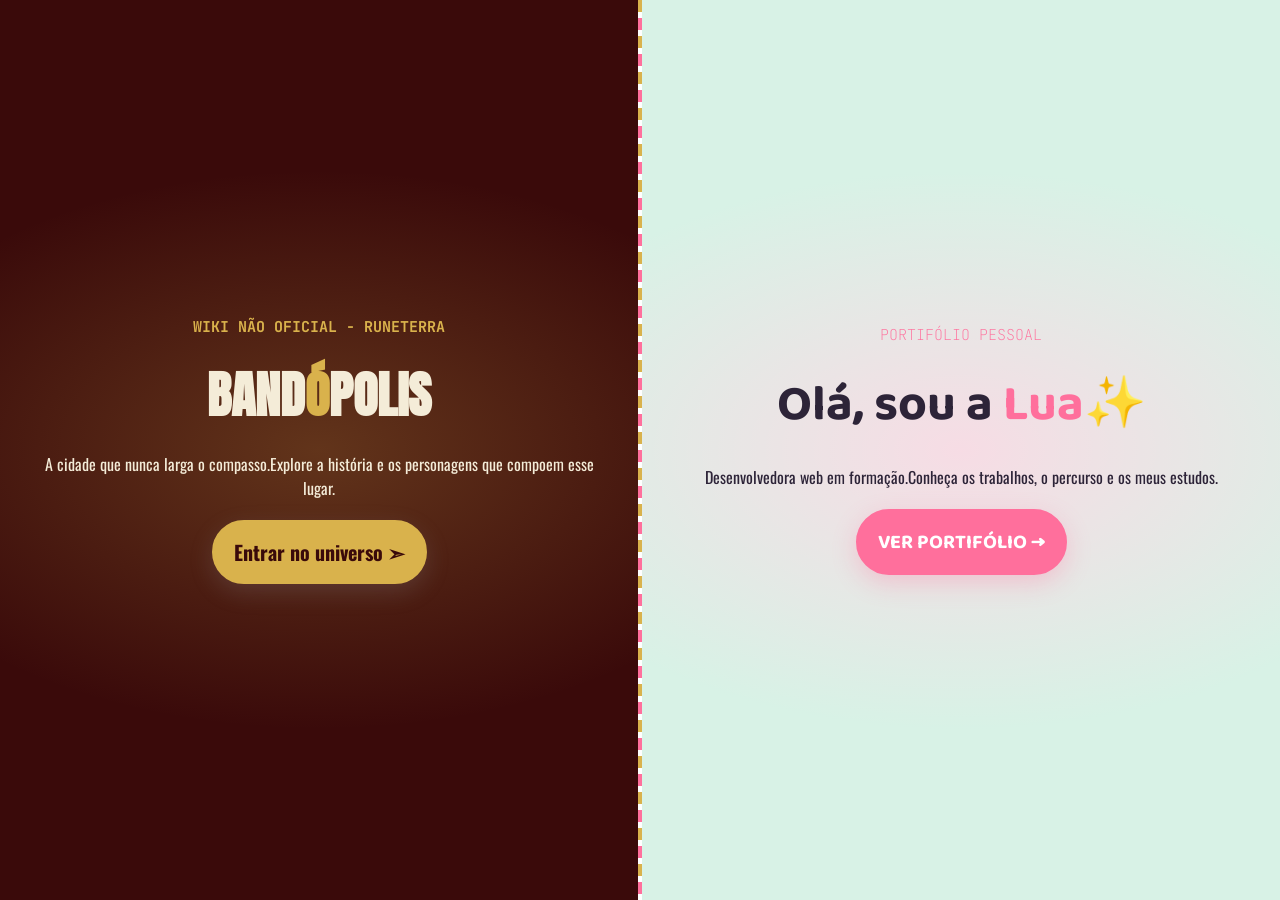
<file: index.html>
<!DOCTYPE html>
<html lang="en">

<head>
    <meta charset="UTF-8">
    <meta name="viewport" content="width=device-width, initial-scale=1.0">
    <title>Document</title>
    <link rel="preconnect" href="https://fonts.googleapis.com">
    <link rel="preconnect" href="https://fonts.gstatic.com" crossorigin>
    <link href="https://fonts.googleapis.com/css2?family=Anton&family=Oswald:wght@400;500;600&family=Baloo+2:wght@500;700&family=JetBrains+Mono:wght@400;600&display=swap" rel="stylesheet">
    <link rel="stylesheet" href="style.css">
</head>
<body>
    <section id="sessao-geral">
        <section id="bandopolis">
            <section class="sessao-interna">
                <h2 id="subtitulo-bandopolis">WIKI NÃO OFICIAL - RUNETERRA</h2>
                <h1 id="titulo-bandopolis">BAND<span id="span-bandopolis">Ó</span>POLIS</h1>
                <p id="paragrafo-bandopolis">A cidade que nunca larga o compasso.Explore a história e os personagens que compoem esse lugar.</p>
                <div>
                    <a id="botao-entrar-wiki" href="./wiki/index.html">
                        Entrar no universo ➣
                    </a>
                </div>
            </section>
        </section>
        <div class="divisor-linha"></div>
        <section id="portifolio">
            <section class="sessao-interna">
                <h2 id="subtitulo-portifolio">PORTIFÓLIO PESSOAL</h2>
                <h1 id="titulo-portifolio">Olá, sou a <span id="span-portifolio">Lua</span>✨</h1>
                <p id="paragrafo-portifolio">Desenvolvedora web em formação.Conheça os trabalhos, o percurso e os meus estudos.</p>
                <div>
                    <a id="botao-portifolio" href="./portifolio/index.html">
                        VER PORTIFÓLIO →
                    </a>
                </div>
            </section>
        </section>
    </section>
</body>
</html>
</file>
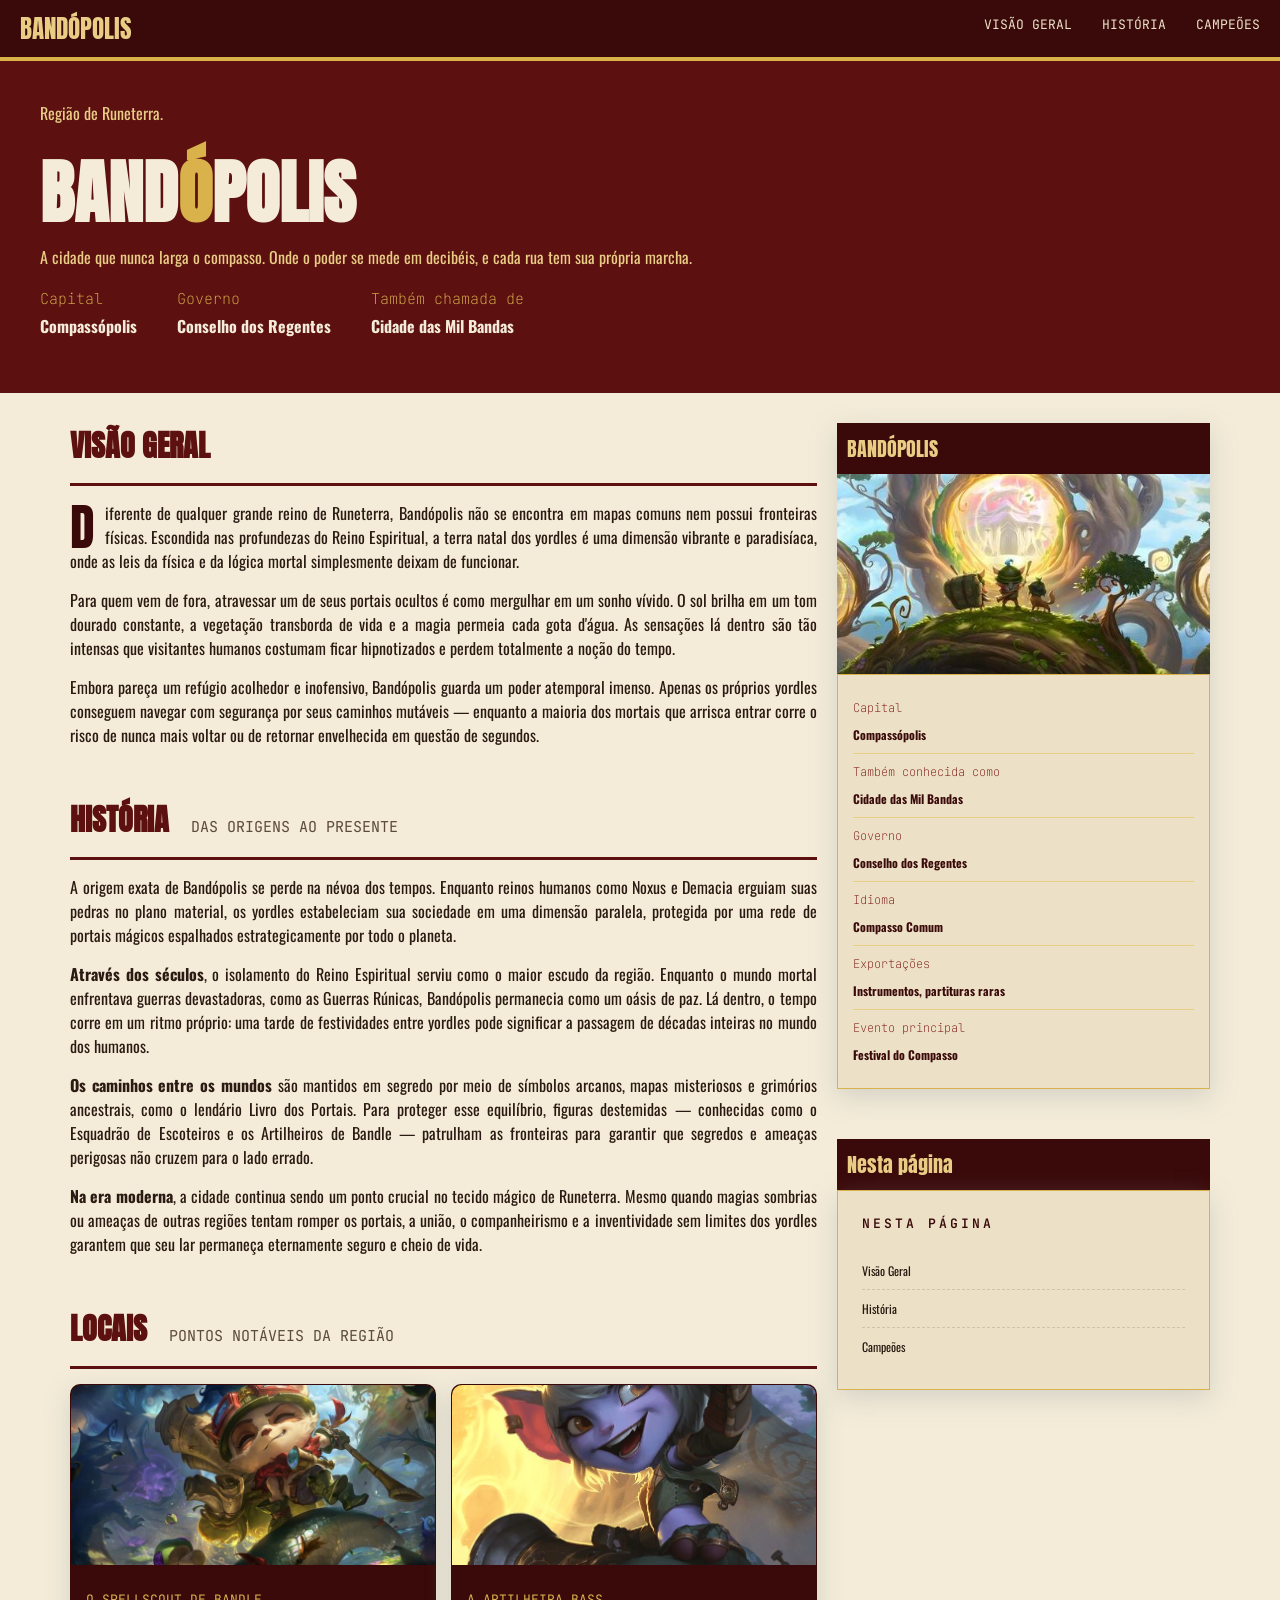
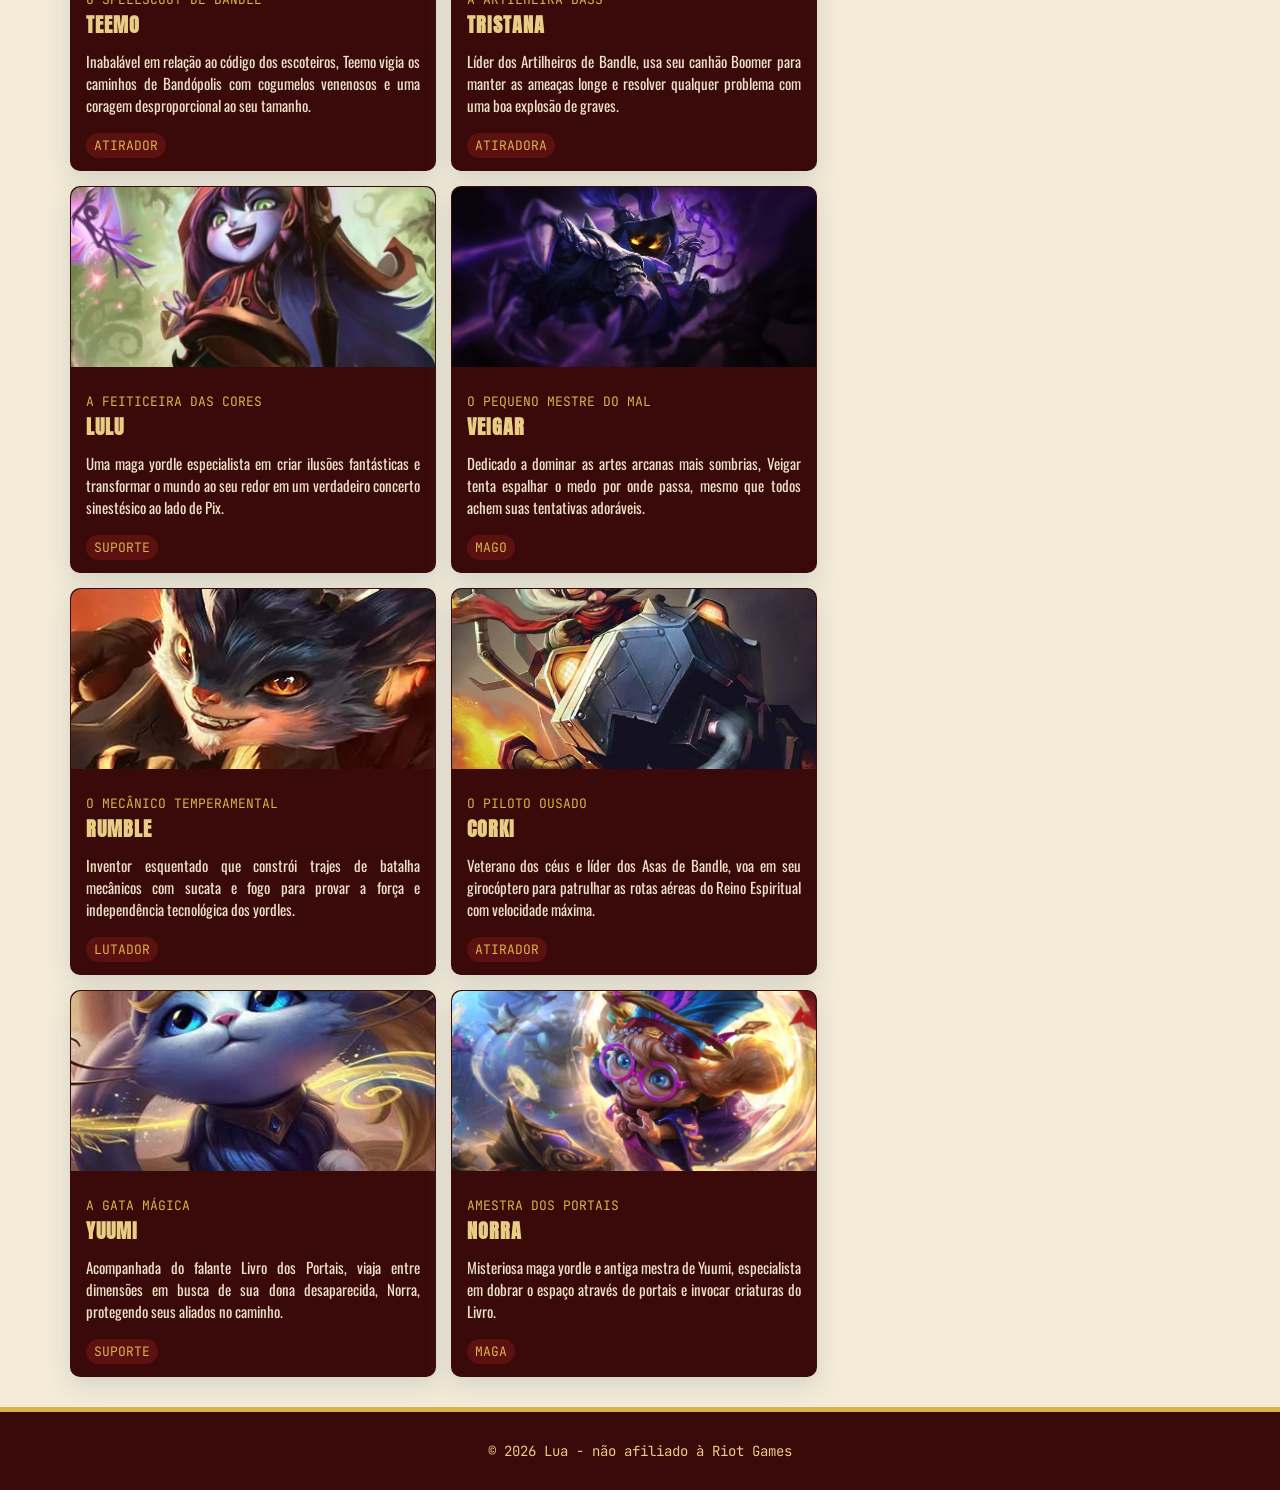
<file: wiki/index.html>
<!DOCTYPE html>
<html lang="en">

<head>
    <meta charset="UTF-8">
    <meta name="viewport" content="width=device-width, initial-scale=1.0">
    <title>Document</title>
    <link rel="preconnect" href="https://fonts.googleapis.com">
    <link rel="preconnect" href="https://fonts.gstatic.com" crossorigin>
    <link
        href="https://fonts.googleapis.com/css2?family=Anton&family=Oswald:wght@400;500;600;700&family=JetBrains+Mono:wght@400;500;600&display=swap"
        rel="stylesheet">

    <link rel="stylesheet" href="style.css">
</head>

<body>
    <nav>
        <ul id="nav-geral">
            <li id="titulo-amarelo">BANDÓPOLIS</li>
            <li>
                <ul id="lista-nav">
                    <li><a class="nav-links" href="#visao-geral">VISÃO GERAL</a></li>
                    <li><a class="nav-links" href="#historia">HISTÓRIA</a></li>
                    <li><a class="nav-links" href="#campeoes">CAMPEÕES</a></li>
                </ul>
            </li>
        </ul>
    </nav>
    <section id="sessao-topo">
        <p class="paragrafo-sessao-geral">Região de Runeterra.</p>
        <h1 id="titulo-principal">BAND<span id="cor-meio-titulo">Ó</span>POLIS</h1>
        <p class="paragrafo-sessao-geral">A cidade que nunca larga o compasso. Onde o poder se mede em decibéis, e cada
            rua tem sua própria marcha.</p>
        <section id="container-sessao-geral">
            <div>
                <h2 class="titulo-pequeno">Capital</h2>
                <p class="paragrafo-bold">Compassópolis</p>
            </div>
            <div>
                <h2 class="titulo-pequeno">Governo</h2>
                <p class="paragrafo-bold">Conselho dos Regentes</p>
            </div>
            <div>
                <h2 class="titulo-pequeno">Também chamada de</h2>
                <p class="paragrafo-bold">Cidade das Mil Bandas</p>
            </div>
        </section>
    </section>
    <section id="sessao-principal">
        <section>
            <section id="visao-geral">
                <h2 class="titulo-sessoes">VISÃO GERAL</h2>
                <p id="letra">Diferente de qualquer grande reino de Runeterra, Bandópolis não se encontra em mapas
                    comuns nem possui fronteiras físicas. Escondida nas profundezas do Reino Espiritual, a terra natal
                    dos yordles é uma dimensão vibrante e paradisíaca, onde as leis da física e da lógica mortal
                    simplesmente deixam de funcionar.</p>
                <p>Para quem vem de fora, atravessar um de seus portais ocultos é como mergulhar em um sonho vívido. O
                    sol brilha em um tom dourado constante, a vegetação transborda de vida e a magia permeia cada gota
                    d'água. As sensações lá dentro são tão intensas que visitantes humanos costumam ficar hipnotizados e
                    perdem totalmente a noção do tempo.</p>
                <p>Embora pareça um refúgio acolhedor e inofensivo, Bandópolis guarda um poder atemporal imenso. Apenas
                    os próprios yordles conseguem navegar com segurança por seus caminhos mutáveis — enquanto a maioria
                    dos mortais que arrisca entrar corre o risco de nunca mais voltar ou de retornar envelhecida em
                    questão de segundos.</p>
            </section>

            <section id="historia">
                <h2 class="titulo-sessoes">HISTÓRIA <span id="subtitulo">das origens ao presente</span></h2>
                <p>A origem exata de Bandópolis se perde na névoa dos tempos. Enquanto reinos humanos como Noxus e
                    Demacia erguiam suas pedras no plano material, os yordles estabeleciam sua sociedade em uma dimensão
                    paralela, protegida por uma rede de portais mágicos espalhados estrategicamente por todo o planeta.
                </p>
                <p><strong>Através dos séculos</strong>, o isolamento do Reino Espiritual serviu como o maior escudo da
                    região. Enquanto o mundo mortal enfrentava guerras devastadoras, como as Guerras Rúnicas, Bandópolis
                    permanecia como um oásis de paz. Lá dentro, o tempo corre em um ritmo próprio: uma tarde de
                    festividades entre yordles pode significar a passagem de décadas inteiras no mundo dos humanos.</p>
                <p><strong>Os caminhos entre os mundos</strong> são mantidos em segredo por meio de símbolos arcanos,
                    mapas misteriosos e grimórios ancestrais, como o lendário Livro dos Portais. Para proteger esse
                    equilíbrio, figuras destemidas — conhecidas como o Esquadrão de Escoteiros e os Artilheiros de
                    Bandle — patrulham as fronteiras para garantir que segredos e ameaças perigosas não cruzem para o
                    lado errado.</p>
                <p><strong>Na era moderna</strong>, a cidade continua sendo um ponto crucial no tecido mágico de
                    Runeterra. Mesmo quando magias sombrias ou ameaças de outras regiões tentam romper os portais, a
                    união, o companheirismo e a inventividade sem limites dos yordles garantem que seu lar permaneça
                    eternamente seguro e cheio de vida.</p>
            </section>
            <section id="campeoes">
                <h2 class="titulo-sessoes">LOCAIS <span id="subtitulo">pontos notáveis da região</span></h2>
                    <div class="grid-campeoes">
                        <div class="card-campeao">
                            <div class="card-imagem">
                                <img class="imagem-campeao" src="../foto/Teemo.jpeg" alt="Teemo">
                            </div>
                            <div class="card-conteudo">
                                <span class="card-subtitulo">O SPELLSCOUT DE BANDLE</span>
                                <h3 class="card-titulo">TEEMO</h3>
                                <p class="card-descricao">Inabalável em relação ao código dos escoteiros, Teemo
                                    vigia os caminhos de Bandópolis com cogumelos venenosos e uma coragem
                                    desproporcional ao seu tamanho.</p>
                                <span class="card-tag">ATIRADOR</span>
                            </div>
                        </div>

                        <div class="card-campeao">
                            <div class="card-imagem">
                                <img class="imagem-campeao" src="../foto/tristana.jpeg" alt="tristana">
                            </div>
                            <div class="card-conteudo">
                                <span class="card-subtitulo">A ARTILHEIRA BASS</span>
                                <h3 class="card-titulo">TRISTANA</h3>
                                <p class="card-descricao">Líder dos Artilheiros de Bandle, usa seu canhão Boomer
                                    para manter as ameaças longe e resolver qualquer problema com uma boa explosão
                                    de graves.</p>
                                <span class="card-tag">ATIRADORA</span>
                            </div>
                        </div>

                        <div class="card-campeao">
                            <div class="card-imagem">
                                <img class="imagem-campeao" src="../foto/lulu.jpeg" alt="Lulu">
                            </div>
                            <div class="card-conteudo">
                                <span class="card-subtitulo">A FEITICEIRA DAS CORES</span>
                                <h3 class="card-titulo">LULU</h3>
                                <p class="card-descricao">Uma maga yordle especialista em criar ilusões fantásticas
                                    e transformar o mundo ao seu redor em um verdadeiro concerto sinestésico ao lado
                                    de Pix.</p>
                                <span class="card-tag">SUPORTE</span>
                            </div>
                        </div>

                        <div class="card-campeao">
                            <div class="card-imagem">
                                <img class="imagem-campeao" src="../foto/veigar.jpeg" alt="veigar">
                            </div>
                            <div class="card-conteudo">
                                <span class="card-subtitulo">O PEQUENO MESTRE DO MAL</span>
                                <h3 class="card-titulo">VEIGAR</h3>
                                <p class="card-descricao">Dedicado a dominar as artes arcanas mais sombrias, Veigar
                                    tenta espalhar o medo por onde passa, mesmo que todos achem suas tentativas
                                    adoráveis.</p>
                                <span class="card-tag">MAGO</span>
                            </div>
                        </div>

                        <div class="card-campeao">
                            <div class="card-imagem">
                                <img class="imagem-campeao" src="../foto/rumble.jpeg" alt="rumble">
                            </div>
                            <div class="card-conteudo">
                                <span class="card-subtitulo">O MECÂNICO TEMPERAMENTAL</span>
                                <h3 class="card-titulo">RUMBLE</h3>
                                <p class="card-descricao">Inventor esquentado que constrói trajes de batalha
                                    mecânicos com sucata e fogo para provar a força e independência tecnológica dos
                                    yordles.</p>
                                <span class="card-tag">LUTADOR</span>
                            </div>
                        </div>

                        <div class="card-campeao">
                            <div class="card-imagem">
                                <img class="imagem-campeao" src="../foto/corki.jpeg" alt="corki">
                            </div>
                            <div class="card-conteudo">
                                <span class="card-subtitulo">O PILOTO OUSADO</span>
                                <h3 class="card-titulo">CORKI</h3>
                                <p class="card-descricao">Veterano dos céus e líder dos Asas de Bandle, voa em seu
                                    girocóptero para patrulhar as rotas aéreas do Reino Espiritual com velocidade
                                    máxima.</p>
                                <span class="card-tag">ATIRADOR</span>
                            </div>
                        </div>

                        <div class="card-campeao">
                            <div class="card-imagem">
                                <img class="imagem-campeao" src="../foto/yuumi.jpeg" alt="yuumi">
                            </div>
                            <div class="card-conteudo">
                                <span class="card-subtitulo">A GATA MÁGICA</span>
                                <h3 class="card-titulo">YUUMI</h3>
                                <p class="card-descricao">Acompanhada do falante Livro dos Portais, viaja entre
                                    dimensões em busca de sua dona desaparecida, Norra, protegendo seus aliados no
                                    caminho.</p>
                                <span class="card-tag">SUPORTE</span>
                            </div>
                        </div>

                        <div class="card-campeao">
                            <div class="card-imagem">
                                <img class="imagem-campeao" src="../foto/norra.jpeg" alt="norra">
                            </div>
                            <div class="card-conteudo">
                                <span class="card-subtitulo">AMESTRA DOS PORTAIS</span>
                                <h3 class="card-titulo">NORRA</h3>
                                <p class="card-descricao">Misteriosa maga yordle e antiga mestra de Yuumi,
                                    especialista em dobrar o espaço através de portais e invocar criaturas do Livro.
                                </p>

                                <span class="card-tag">MAGA</span>
                            </div>
                        </div>
                    </div>
            </section>
        </section>

        <section id="lateral-direita">
            <section id="caixa-lateral-superior">
                <h1 class="titulo-caixa-lateral">BANDÓPOLIS</h1>
                <div id="container-imagem">
                    <img id="bandopolis-imagem" src="../foto/bandopolis.jpeg" alt="imagem bandópolis">
                </div>
                <section class="caixa-caracteristicas">
                    <div class="subcaixa">
                        <h2 class="subtitulo-pequeno">Capital</h2>
                        <p class="subparagrafo-bold">Compassópolis</p>
                    </div>
                    <div class="subcaixa">
                        <h2 class="subtitulo-pequeno">Também conhecida como</h2>
                        <p class="subparagrafo-bold">Cidade das Mil Bandas</p>
                    </div>
                    <div class="subcaixa">
                        <h2 class="subtitulo-pequeno">Governo</h2>
                        <p class="subparagrafo-bold">Conselho dos Regentes</p>
                    </div>
                    <div class="subcaixa">
                        <h2 class="subtitulo-pequeno">Idioma</h2>
                        <p class="subparagrafo-bold">Compasso Comum</p>
                    </div>
                    <div class="subcaixa">
                        <h2 class="subtitulo-pequeno">Exportações</h2>
                        <p class="subparagrafo-bold">Instrumentos, partituras raras</p>
                    </div>
                    <div>
                        <h2 class="subtitulo-pequeno">Evento principal</h2>
                        <p class="subparagrafo-bold">Festival do Compasso</p>
                    </div>
                </section>
            </section>
            <section id="caixa-lateral-inferior">
                <h1 class="titulo-caixa-lateral">Nesta página</h1>

                <div id="container-pagina">
                    <div class="titulo-nesta-pagina">NESTA PÁGINA</div>
                    <div id="lista-links-pagina">
                        <a class="lista-nesta-pagina" href="#visao-geral">Visão Geral</a>
                        <a class="lista-nesta-pagina" href="#historia">História</a>
                        <a class="lista-nesta-pagina" href="#campeoes">Campeões</a>
                    </div>
                </div>
            </section>
        </section>
    </section>
    <footer>
        <p id="footer-text">© 2026 Lua - não afiliado à Riot Games </p>
    </footer>
</body>

</html>
</file>
<file: style.css>
/* FONTES
-Oswald
-Anton
-Baloo 2
-JetBrains Mono
 */

* {
  margin: 0;
  padding: 0;
  box-sizing: border-box;
}


:root {
  --bandopolis-fundo-escuro: #3a0a0a;
  --bandopolis-fundo-medio: #5c1010;
  --bandopolis-dourado: #d9b24c;
  --bandopolis-creme: #f4ecd8;
  --lua-fundo-menta: #cdeee0;
  --lua-fundo-menta-claro: #d8f2e6;
  --lua-rosa: #ff6f9c;
  --lua-roxo-ameixa: #2d2438;
  --lua-rosa-claro: #ffd6e4c9;
  --white:#fff
}

body {}

#sessao-geral {
  display: flex;
  width: 100vw;
  height: 100vh;
  overflow: hidden;
}

#bandopolis,
#portifolio {
  flex: 1;
  height: 100vh;
  display: flex;
  align-items: center;
  justify-content: center;
  transition: flex 1s cubic-bezier(0.25, 1, 0.5, 1);
  padding: 0 20px;
}

#bandopolis {
  background:
    radial-gradient(ellipse 700px 400px at 50% 50%, rgba(217, 178, 76, 0.25), transparent 70%),
    var(--bandopolis-fundo-escuro);
}

#bandopolis:hover {
  flex: 1.5;
}

.sessao-interna {
  text-align: center;
  padding: 20px;
  display: flex;
  flex-direction: column;
  gap: 20px;
}

#subtitulo-bandopolis {
  color: var(--bandopolis-dourado);
  font-family: 'JetBrains Mono';
  font-size: 15px;
}

#titulo-bandopolis {
  font-family: 'Anton';
  color: var(--bandopolis-creme);
  font-size: 50px;

}

#span-bandopolis {
  color: var(--bandopolis-dourado);
}

#paragrafo-bandopolis {
  color: var(--bandopolis-creme);
  font-family: 'Oswald';
}

#botao-entrar-wiki {
  display: inline-block;
  padding: 15px 20px;
  border-radius: 50px;
  border: 2px solid var(--bandopolis-dourado);
  background-color: var(--bandopolis-dourado);
  box-shadow: rgba(149, 157, 165, 0.2) 0px 8px 24px;
  color: var(--bandopolis-fundo-escuro);
  font-weight: bold;
  font-family: 'Oswald';
  font-size: 20px;
  transition: all 0.25s ease;
  cursor: pointer;
  text-decoration: none;
}

#botao-entrar-wiki:hover {
  transform: translate(0px, -4px);
  padding: 15px 25px;
  background-color: var(--bandopolis-creme);
  color: var(--bandopolis-dourado);
}

.divisor-linha {
  width: 4px;
  height: 100vh;
  flex-shrink: 0;
  z-index: 10;
  background: repeating-linear-gradient(to bottom,
      var(--bandopolis-dourado) 0px,
      var(--bandopolis-dourado) 12px,
      transparent 12px,
      transparent 18px,
      var(--lua-rosa) 18px,
      var(--lua-rosa) 30px,
      transparent 30px,
      transparent 36px
    );
}

#portifolio {
  background:
      radial-gradient(ellipse 700px 400px at 50% 50%, var(--lua-rosa-claro), transparent 70%),
      var(--lua-fundo-menta-claro);
}

#portifolio:hover {
  flex: 1.5;
}

#subtitulo-portifolio {
  color: var(--lua-rosa);
  font-family: 'JetBrains Mono';
  font-size: 15px;
  font-weight: lighter;
}

#titulo-portifolio {
  font-family: 'Baloo 2';
  color: var(--lua-roxo-ameixa);
  font-size: 50px;
}

#span-portifolio {
  color: var(--lua-rosa);
}

#paragrafo-portifolio {
  color: var(--lua-roxo-ameixa);
  font-family: 'Oswald';
}

#botao-portifolio {
  display: inline-block;
  padding: 15px 20px;
  border-radius: 50px;
  border: 2px solid var(--lua-rosa);
  background-color: var(--lua-rosa);
  box-shadow: rgba(255, 111, 156, 0.3) 0px 8px 24px;
  color: var(--white);
  font-weight: bold;
  font-family: 'Baloo 2';
  font-size: 20px;
  transition: all 0.25s ease;
  cursor: pointer;
  text-decoration: none;
} 

#botao-portifolio:hover{
  transform: translate(0px, -4px);
  padding: 15px 25px;
  background-color: var(--white);
  color: var(--lua-rosa);
  
}

@media (max-width:800px){
  #sessao-geral{
    flex-direction: column;
    height: auto;
    min-height: 100vh;
    overflow-y: auto;
  }

  #bandopolis, #portifolio{
    flex: 1 1 auto;
    min-height: 50vh;   
    height: auto;
    padding: 40px 20px;
  }

  #bandopolis:hover,
  #portifolio:hover{
    flex: 1 1 auto;
  }

  .divisor-linha {
    width: 100%;
    height: 4px;
    background: repeating-linear-gradient(
        to right,
        var(--bandopolis-dourado) 0px,
        var(--bandopolis-dourado) 12px,
        transparent 12px,
        transparent 18px,
        var(--lua-rosa) 18px,
        var(--lua-rosa) 30px,
        transparent 30px,
        transparent 36px
      );
  }
}
</file>
<file: wiki/style.css>
/*FONTES
-Oswald
-Anton
-'JetBrains Mono'
*/
*{
    margin: 0;
    padding: 0;
    box-sizing: border-box;
}

html{
    scroll-behavior: smooth;
}

:root {
  --vinho-escuro: #3a0a0a;
  --vinho-medio: #5c1010;
  --vinho-claro: #7a1414;
  --dourado: #d9b24c;
  --dourado-claro: #e9cd85;
  --creme: #f4ecd8;
  --pergaminho: #ece1c6;
  --tinta: #2a1a12;
  --tinta-suave: #5c4a3a;
  --verde-petroleo: #1e3d36;
}

body{
    font-family: 'Oswald';
    background-color: var(--creme);
}

/* NAV */

nav{
    background-color: var(--vinho-escuro);
    padding: 10px;
    border-bottom: 4px solid var(--dourado);
    backdrop-filter: blur(6px);
    position: sticky;
    top: 0;
    z-index: 10;
}

#nav-geral{
    display: flex;
    justify-content: space-between;
    list-style: none;
    align-items: center;
}

#titulo-amarelo{
    color: #e9cd85;
    font-size: 25px;
    font-family: 'Anton';
    margin-left: 10px;
}

#lista-nav{
    display: flex;
    font-family: 'JetBrains Mono';
    color: var(--pergaminho);
    font-size: small;
    gap: 30px;
    list-style: none;
    margin-right: 10px;
}

.nav-links,
.lista-nesta-pagina{
    text-decoration: none;
    display: block;
}

.nav-links {
    color: var(--pergaminho);
    cursor: pointer;
    padding-bottom: 6px;
    border-bottom: 2px solid transparent;
    transition: color 0.2s ease, border-color 0.2s ease;
}

.nav-links:hover {
    color: var(--dourado);
    border-bottom: 2px solid var(--dourado);
}

/* GERAL */

#sessao-topo{
    background-color: var(--vinho-medio);
    padding: 40px;
}

.paragrafo-sessao-geral{
    color: var(--dourado-claro);
}

#titulo-principal{
    font-family: 'Anton';
    font-size: 70px;
    color: var(--creme);
}
#cor-meio-titulo{
    color: var(--dourado);
}

#container-sessao-geral{
    display: flex;
    gap: 40px;
    margin-top: 20px;
}

.titulo-pequeno{
    color: var(--dourado);
    font-family: 'JetBrains Mono';
    font-weight: lighter;
    font-size: 15px;
    margin-bottom: 5px;
}

.paragrafo-bold{
    font-weight: bold;
    color: var(--creme);
}

/* PRINCIPAL */

#sessao-principal{
    display: grid;
    grid-template-columns: 2fr 1fr;
    gap: 20px;
    max-width: 1200px;
    margin: auto;
    padding: 30px;
}

#visao-geral,
#historia,
#campeoes{
    scroll-margin-top: 90px;
}

#visao-geral{
    margin-bottom: 50px;
}

#historia{
    margin-bottom: 50px;
}
.titulo-sessoes{
    color: var(--vinho-medio);
    font-family: 'Anton';
    font-size: 30px;
    border-bottom: 3px solid var(--vinho-medio);
    margin-bottom: 15px;
    padding-bottom: 15px;
}

#subtitulo{
    font-family: 'JetBrains Mono';
    color: var(--tinta-suave);
    font-size: 15px;
    text-transform: uppercase;
    font-weight: lighter;
    margin-left: 15px;
}

p{
    color: var(--tinta);
    text-align: justify;
    margin-bottom: 15px;
}

#letra::first-letter{
    font-family: 'Anton';
    font-size: 50px;
    float: left;
    line-height: 0.8;
    padding: 6px 10px 0 0;
    color: var(--vinho-escuro);
}
/* LATERAL */
#lateral-direita{
    display: flex;
    flex-direction: column;
    gap: 50px;
}

#caixa-lateral-superior{
    background-color: var(--pergaminho);
    box-shadow: rgba(149, 157, 165, 0.336) 0px 8px 24px;
}

.titulo-caixa-lateral{
    color: var(--dourado-claro);
    font-size: 20px;
    font-weight: lighter;
    font-family: 'Anton';
    padding: 10px;
    background-color: var(--vinho-escuro);
}

#container-imagem{
    width: 100%;
    height: 200px;
    overflow: hidden;
}

#bandopolis-imagem{
    width: 100%;
    height: 100%;
    object-fit: cover;
    object-position: center;
}

.caixa-caracteristicas{
    border: 1px solid var(--dourado);
}

.caixa-caracteristicas{
    padding: 15px;
}

.subcaixa{
    border-bottom: 1px solid var(--dourado-claro);
}

.subtitulo-pequeno{
    color: var(--vinho-claro);
    font-family: 'JetBrains Mono';
    font-weight: lighter;
    font-size: 12px;
    margin: 10px 0;
}

.subparagrafo-bold{
    color: var(--vinho-escuro);
    font-weight: bold;
    font-size: 12px;
    margin-bottom: 10px;
}

#container-pagina {
    background-color: var(--pergaminho);
    border: 1px solid var(--dourado);
    box-shadow: rgba(149, 157, 165, 0.336) 0px 8px 24px;
    padding: 24px;
    width: 100%;
}

.titulo-nesta-pagina {
    font-family: 'JetBrains Mono';
    font-size: 13px;
    letter-spacing: 3px;
    color: var(--vinho-escuro);
    font-weight: 600;
    text-transform: uppercase;
    margin-bottom: 20px;
}

#lista-links-pagina {
    display: flex;
    flex-direction: column;
}

.lista-nesta-pagina {
    font-family: 'Oswald';
    color: var(--tinta);
    font-size: 12px;
    padding: 10px 0;
    border-bottom: 1px dashed rgba(42, 26, 18, 0.15);
    cursor: pointer;
    transition: color 0.2s ease;
}

.lista-nesta-pagina:last-child {
    border-bottom: none;
}

.lista-nesta-pagina:hover {
    color: var(--vinho-claro);
}


.grid-campeoes{
    display: grid;
    grid-template-columns: repeat(2,1fr);
    gap: 15px;
    
}

.card-campeao{
    background-color: var(--vinho-escuro);
    border-radius: 10px;
    box-shadow: rgba(149, 157, 165, 0.336) 0px 8px 24px;
    border: 1px solid transparent;
    transition: transform 0.2s ease, border-color 0.2s ease;
}

.card-campeao:hover{
    transform: translateY(-4px);
    border-color: var(--dourado);
}


.imagem-campeao{
    width: 100%;
    height: 180px;
    object-fit: cover;
    object-position:center;
    border-radius: 10px 10px 0 0;
}

.card-conteudo{
    padding: 15px;
}

.card-subtitulo{
    color: var(--dourado);
    font-family: 'JetBrains Mono';
    font-size: 13px;
}

.card-titulo{
    color: var(--dourado-claro);
    font-family: 'Anton';
    font-size: 20px;
    letter-spacing: 1px;
    margin-bottom: 10px;
}

.card-descricao{
    color: var(--pergaminho);
    font-size: 15px;
}

.card-tag{
    font-family: 'JetBrains Mono';
    color: var(--dourado);
    font-size: 13px;
    background-color: var(--vinho-medio);
    padding: 4px 8px;
    border-radius: 20px;
}

footer{
    display: flex;
    justify-content: center;
    background-color: var(--vinho-escuro);
    padding: 30px;
    border-top: 5px solid var(--dourado);
}

#footer-text{
    font-family: 'JetBrains Mono';
    color: var(--dourado-claro);
    font-size: 14px;
    margin: auto;
}


/*  RESPONSIVO  */

/* TABLET */
@media (max-width: 1024px) {
    #sessao-principal{
        grid-template-columns: 1fr;
        padding: 20px;
    }

    #lateral-direita{
        flex-direction: row;
        flex-wrap: wrap;
        gap: 20px;
    }

    #caixa-lateral-superior,
    #caixa-lateral-inferior{
        flex: 1 1 300px;
    }

    #titulo-principal{
        font-size: 50px;
    }

    #container-sessao-geral{
        flex-wrap: wrap;
        gap: 20px;
    }
}

/* CELULAR */
@media (max-width: 600px) {
    #nav-geral{
        flex-direction: column;
        gap: 15px;
    }

    #lista-nav{
        gap: 15px;
        margin-right: 0;
        flex-wrap: wrap;
        justify-content: center;
    }

    #titulo-amarelo{
        margin-left: 0;
    }

    #sessao-topo{
        padding: 25px;
    }

    #titulo-principal{
        font-size: 36px;
    }

    #container-sessao-geral{
        flex-direction: column;
        gap: 20px;
    }

    #sessao-principal{
        padding: 15px;
        gap: 30px;
    }

    .titulo-sessoes{
        font-size: 24px;
    }

    #letra::first-letter{
        font-size: 38px;
    }

    .grid-campeoes{
        grid-template-columns: 1fr;
    }

    #lateral-direita{
        flex-direction: column;
    }

    #caixa-lateral-superior,
    #caixa-lateral-inferior{
        flex: 1 1 auto;
    }

    footer{
        padding: 20px;
    }

    #footer-text{
        text-align: center;
        font-size: 12px;
    }
}
</file>
